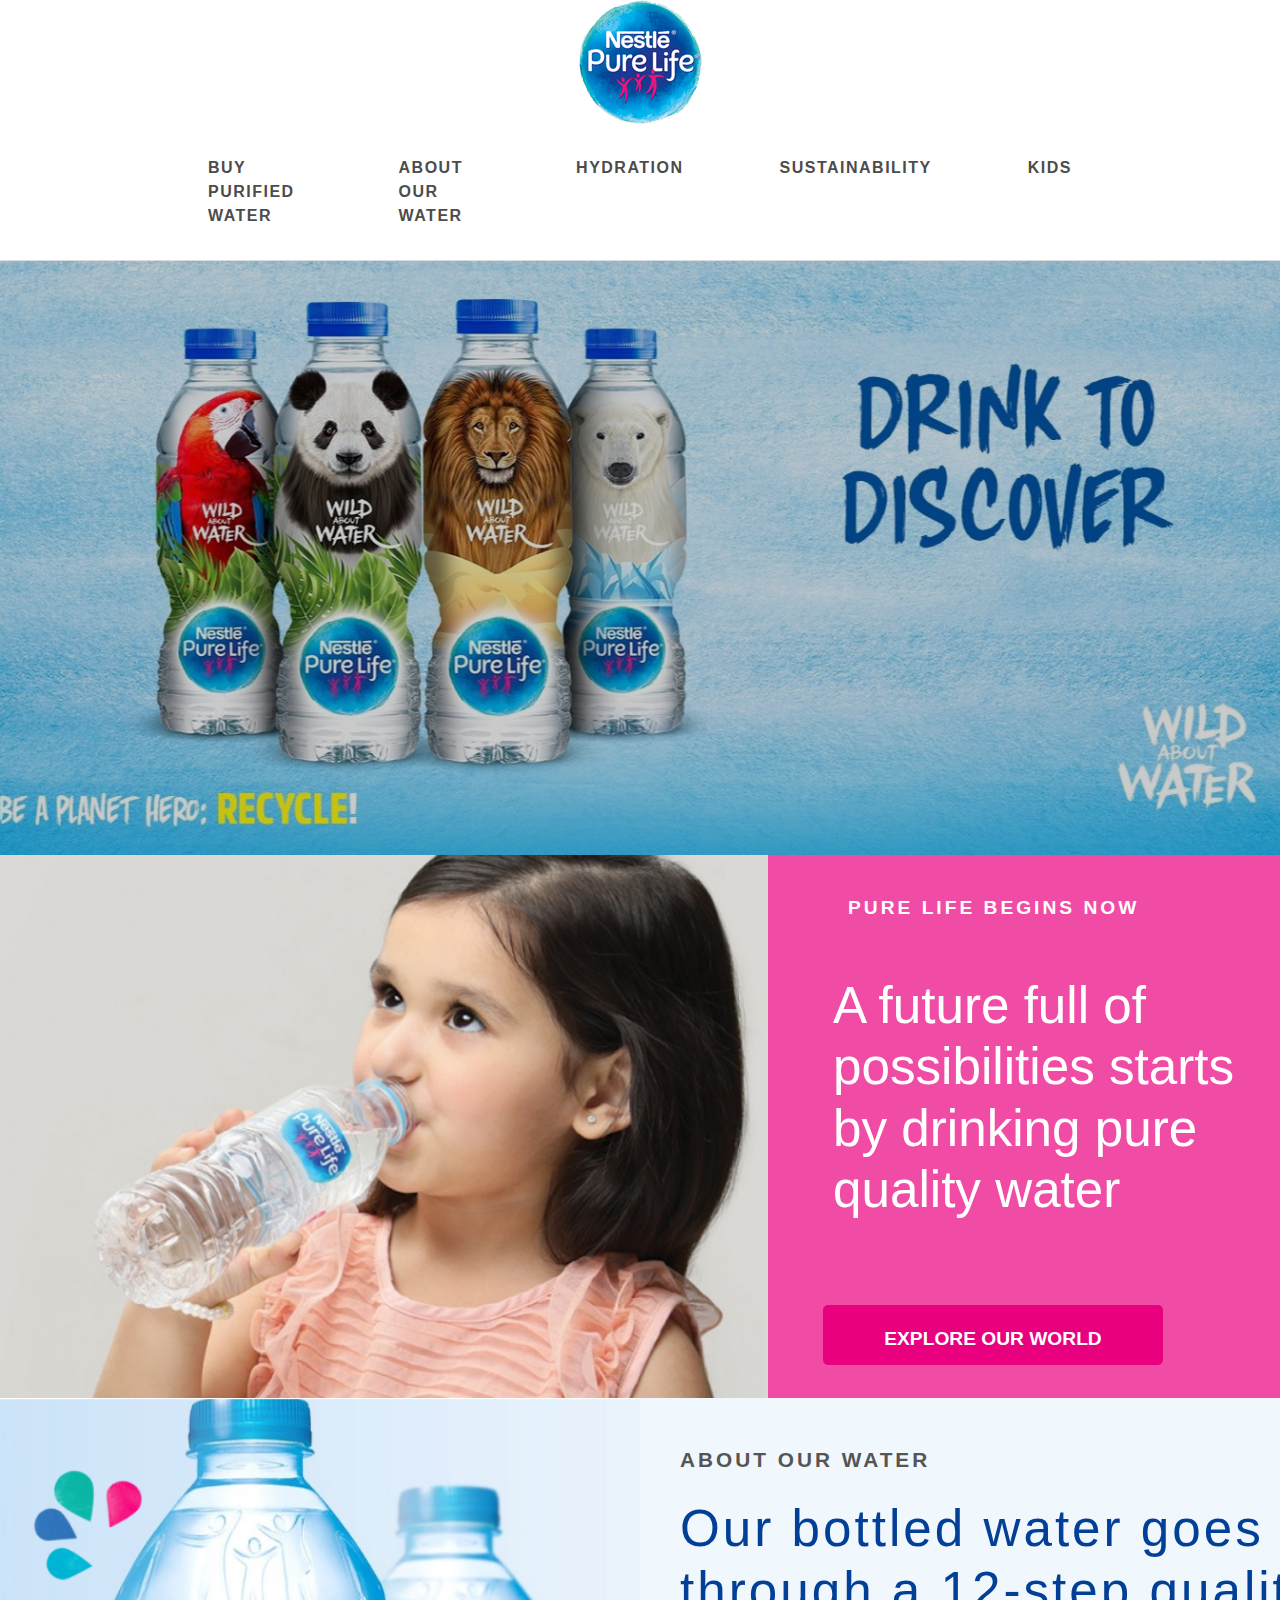
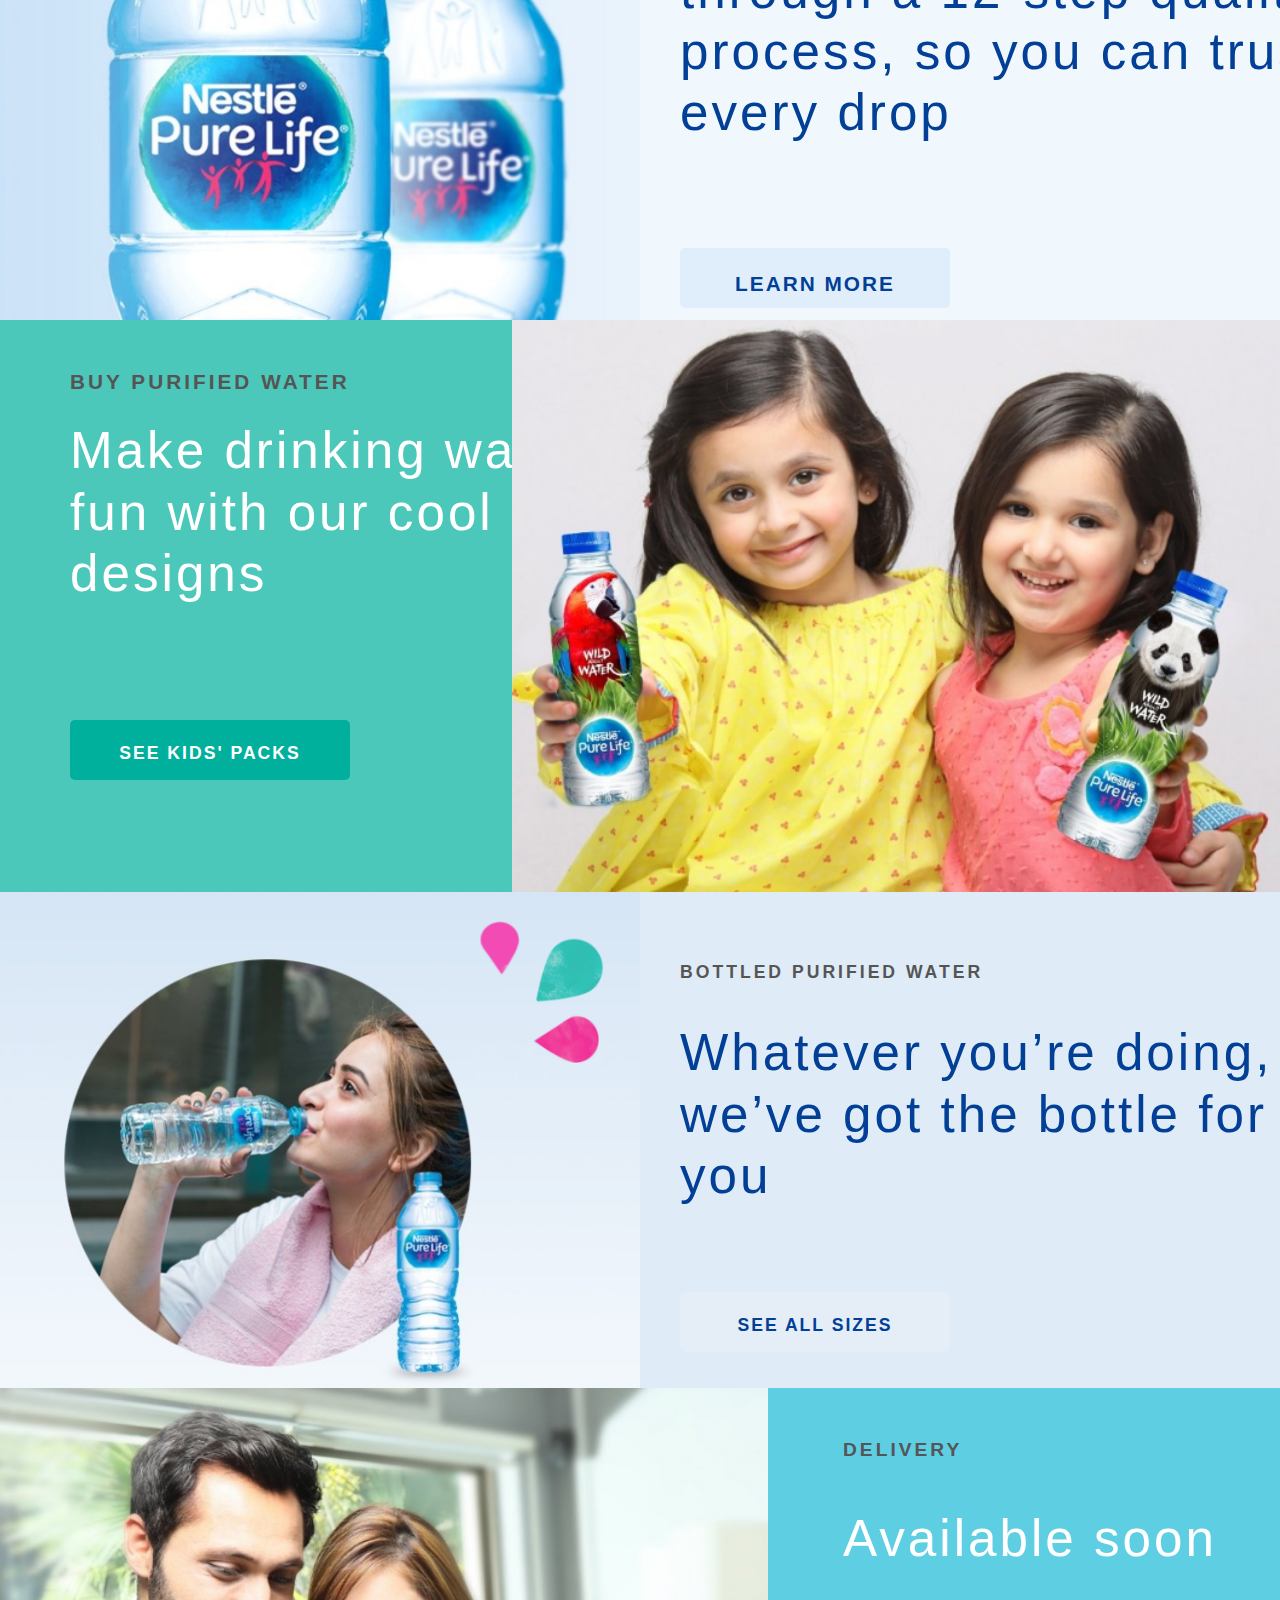
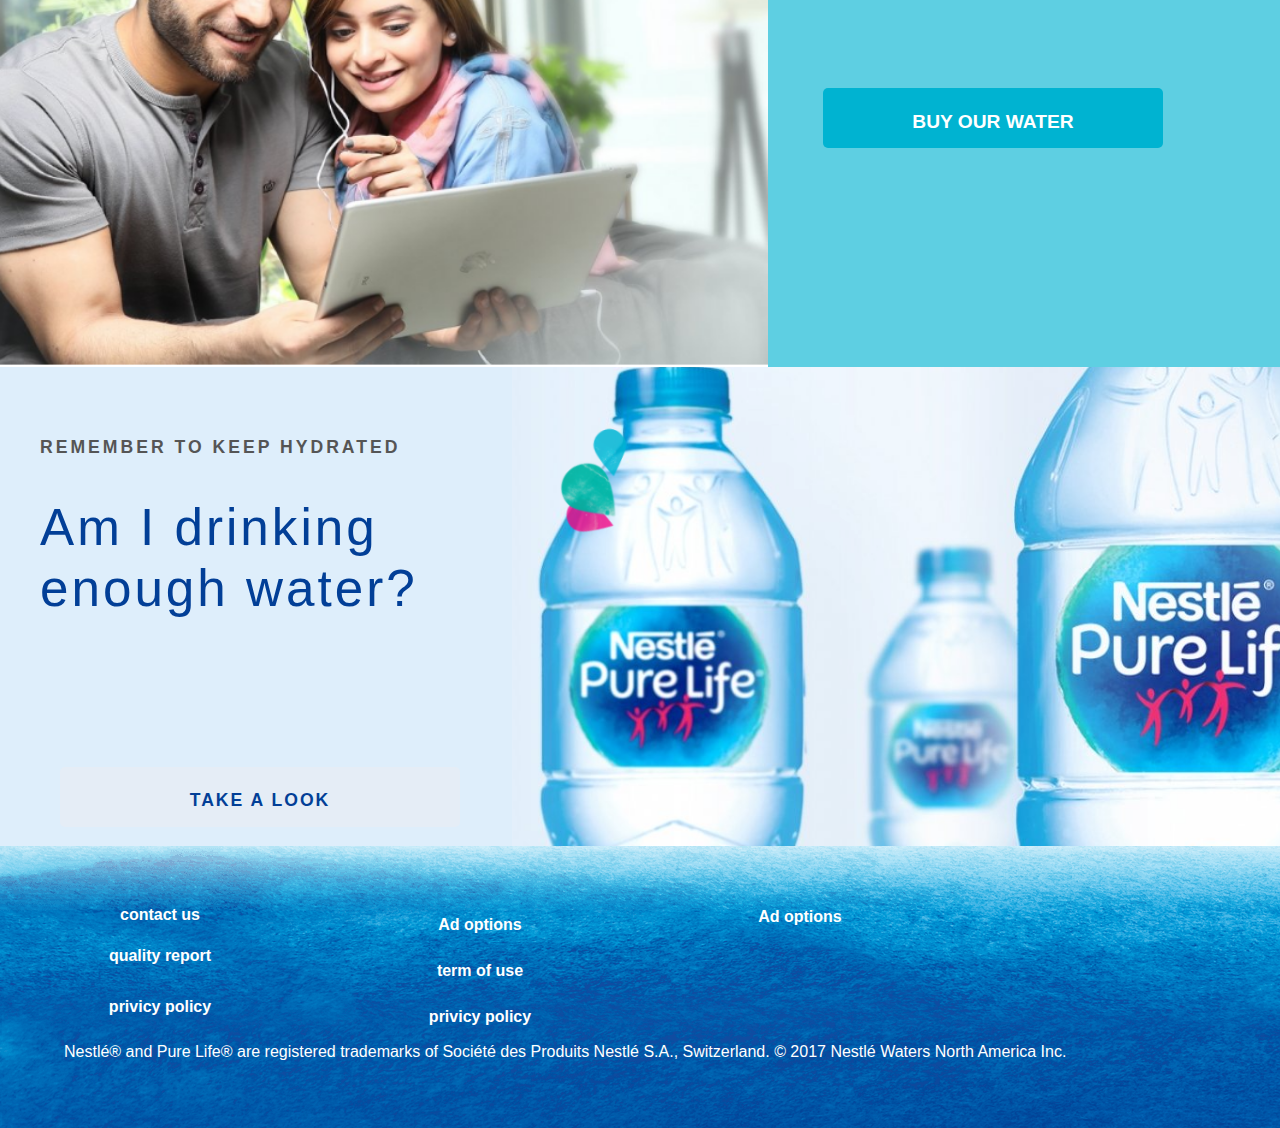
<file: index.html>
<!DOCTYPE html>
<html lang="en">
<head>
    <meta charset="UTF-8">
    <meta http-equiv="X-UA-Compatible" content="IE=edge">
    <meta name="viewport" content="width=device-width, initial-scale=1.0">
    <title>Nestle Pure Life Pakistan | Home Page</title>
    <!-- Bootstrap-->
    <link rel="stylesheet" href="https://stackpath.bootstrapcdn.com/bootstrap/4.3.1/css/bootstrap.min.css" integrity="sha384-ggOyR0iXCbMQv3Xipma34MD+dH/1fQ784/j6cY/iJTQUOhcWr7x9JvoRxT2MZw1T" crossorigin="anonymous">
    <!-- CSS Stylesheet-->
    <link rel="stylesheet" href="main.css">
    <!-- Google Fonts-->

</head>
<body>
<!--Header Section-->    
<header>
    <img src="imgs/logo.png" alt="Logo">
</header>
<!--NavBar Section-->
<nav class="navbar navbar-expand-lg navbar-light">
           
    <button class="navbar-toggler" type="button" data-toggle="collapse" data-target="#navbarSupportedContent" aria-controls="navbarSupportedContent" aria-expanded="false" aria-label="Toggle navigation">
      <span class="navbar-toggler-icon"></span>
    </button>
  
    <div class="collapse navbar-collapse" id="navbarSupportedContent">
      <ul class="navbar-nav mx-auto">
        <li class="nav-item active">
          <a class="nav-link" href="#"> BUY PURIFIED WATER <!--<span class="sr-only">(current)</span>--></a>
        </li>
        <li class="nav-item active">
          <a class="nav-link" href="#"> ABOUT OUR WATER</a>
        </li>
        <li class="nav-item active">
            <a class="nav-link" href="#"> HYDRATION </a>
          </li>
          <li class="nav-item active">
            <a class="nav-link" href="#"> SUSTAINABILITY</a>
          </li>
          <li class="nav-item active">
            <a class="nav-link" href="#"> KIDS</a>
          </li>
      </ul>
    </div>
  </nav>

  <!--Discover Section-->
<section class="discover">
  <div class="discover-img">
    <img src="imgs/discover.PNG" width=100%>
  </div>
</section> 

  <!-- Pure Life Section-->  
  <section class="pure-life">
    <div class="pure-img">
      <img src="imgs/image.png" width= 100%>
    </div>
    <div class="pure-text">
      <h6>PURE LIFE BEGINS NOW</h6>
      <h3>A future full of possibilities starts by drinking pure quality water</h3>
      <a href="#">EXPLORE OUR WORLD</a>
    </div>
  </section> 

<!-- About Water Section-->  
<section class="about-water">
  <div class="about-img">
    <img src="imgs/image1.png" width= 100%>
  </div>
  <div class="about-text">
    <h6>ABOUT OUR WATER</h6>
    <h3>Our bottled water goes through a 12-step quality process, so you can trust every drop</h3>
    <a href="#">LEARN MORE</a>
  </div>
</section>

<!-- Purified Water Section-->  
<section class="purified-water">
  <div class="purified-text">
    <h6>BUY PURIFIED WATER</h6>
    <h3>Make drinking water fun with our cool designs</h3>
    <a href="#">SEE KIDS' PACKS</a>
  </div>
  <div class="purified-img">
    <img src="imgs/girls.png" width=100%>
  </div>
</section>

<!-- Bottled Water Section-->  
<section class="bottled-water">
  <div class="bottled-img">
    <img src="imgs/girl1.PNG" width= 100%>
  </div>
  <div class="bottled-text">
    <h6>BOTTLED PURIFIED WATER</h6>
    <h3>Whatever you’re doing, we’ve got the bottle for you</h3>
    <a href="#">SEE ALL SIZES</a>
  </div>
</section>

<!-- Delivery Section-->  
<section class="delivery">
  <div class="delivery-img">
    <img src="imgs/boygirl.png" width= 100%>
  </div>
  <div class="delivery-text">
    <h6>DELIVERY</h6>
    <h3>Available soon</h3>
    <a href="#">BUY OUR WATER</a>
  </div>
</section>

<!-- Hydrated Section-->  
<section class="hydrated">
  <div class="hydrated-text">
    <h6>REMEMBER TO KEEP HYDRATED</h6>
    <h3>Am I drinking enough water?</h3>
    <a href="#">TAKE A LOOK</a>
  </div>
  <div class="hydrated-img">
    <img src="imgs/bottle.PNG" width=100%>
  </div>
</section>

<!-- Footer Section-->
<section class="footer ">
  <div class="row align-items-right my-5 mx-auto ">

          <div class="one col-lg-3 col-md-3 col-12  ">

              <button type="button" class="btn btn-link" style="color: white;"><h6><b>contact us</b></h6></button>
              <button type="button" class="btn btn-link" style="color: white;"><h6><b>quality report</b></h6></button>
              <button type="button" class="btn btn-link" style="color: white;"><h6></h6><b>privicy policy</b></h6></button>
              
          </div>

          <div class="one col-lg-3 col-md-3 col-12"  >
             
         
              <button type="button" class="btn btn-link" style="color: white;"><h6></h6><b>Ad options</b></h6></button>
              <button type="button" class="btn btn-link" style="color: white;"><h6></h6><b>term of use</b></h6></button>
              <button type="button" class="btn btn-link" style="color: white;"><h6></h6><b>privicy policy</b></h6></button>
              
          </div>

          <div class="one col-lg-3 col-md-3 col-12 ">
            
          
              <button  class="btn btn-link" style="color: white;"></h6><b>Ad options</b></h6></button>
              <button type="button" class="btn btn-link" style="color: white;"><i class="fab fa-facebook-f"></i></button>  <br><button type="button" class="btn btn-link" style="color: white;"><i class="fab fa-twitter"></i>  </a>  </button>
              <br>  
          
          </div>
          <p style="margin-left: 5%;";">Nestlé® and Pure Life® are registered trademarks of Société des Produits Nestlé S.A., Switzerland. © 2017 Nestlé Waters North America Inc.</p>     
          
        


</section>


    <script src="https://code.jquery.com/jquery-3.3.1.slim.min.js" integrity="sha384-q8i/X+965DzO0rT7abK41JStQIAqVgRVzpbzo5smXKp4YfRvH+8abtTE1Pi6jizo" crossorigin="anonymous"></script>
    <script src="https://cdnjs.cloudflare.com/ajax/libs/popper.js/1.14.7/umd/popper.min.js" integrity="sha384-UO2eT0CpHqdSJQ6hJty5KVphtPhzWj9WO1clHTMGa3JDZwrnQq4sF86dIHNDz0W1" crossorigin="anonymous"></script>
    <script src="https://stackpath.bootstrapcdn.com/bootstrap/4.3.1/js/bootstrap.min.js" integrity="sha384-JjSmVgyd0p3pXB1rRibZUAYoIIy6OrQ6VrjIEaFf/nJGzIxFDsf4x0xIM+B07jRM" crossorigin="anonymous"></script>
</body>
</html>
</file>
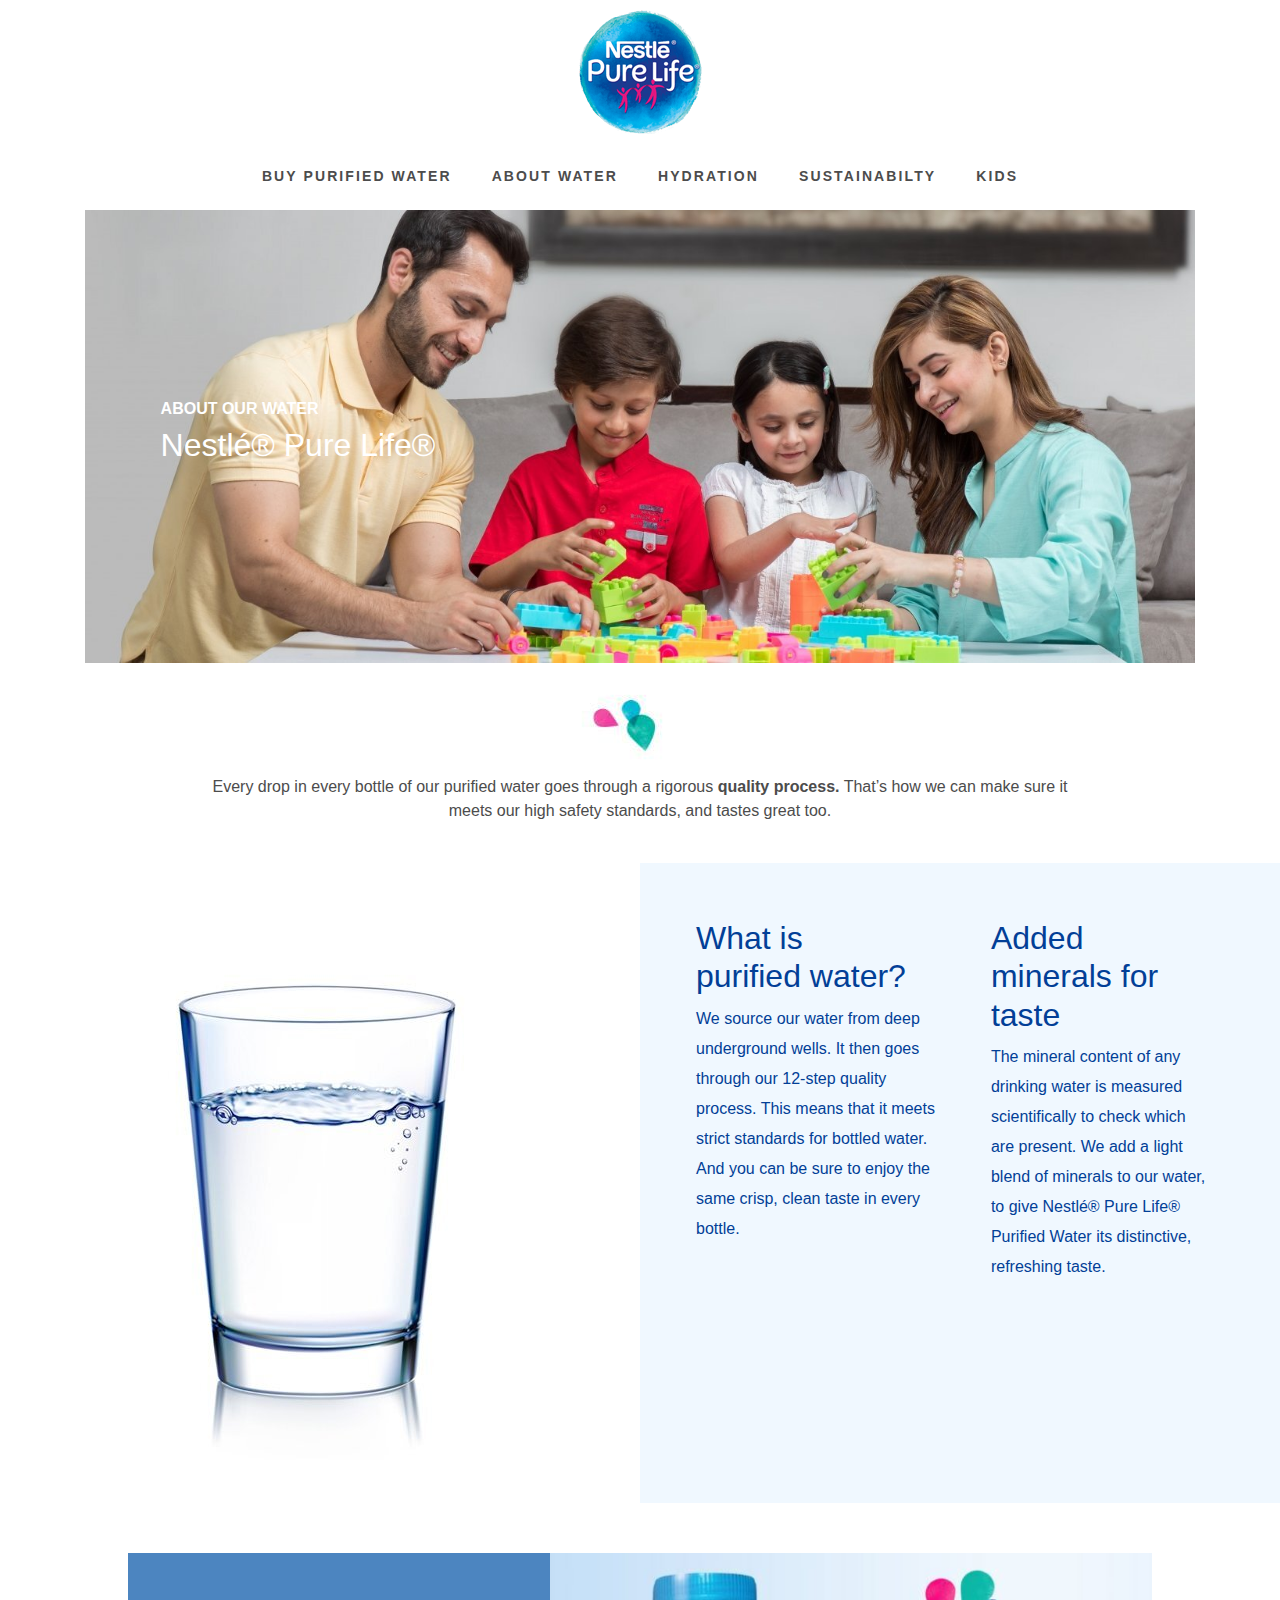
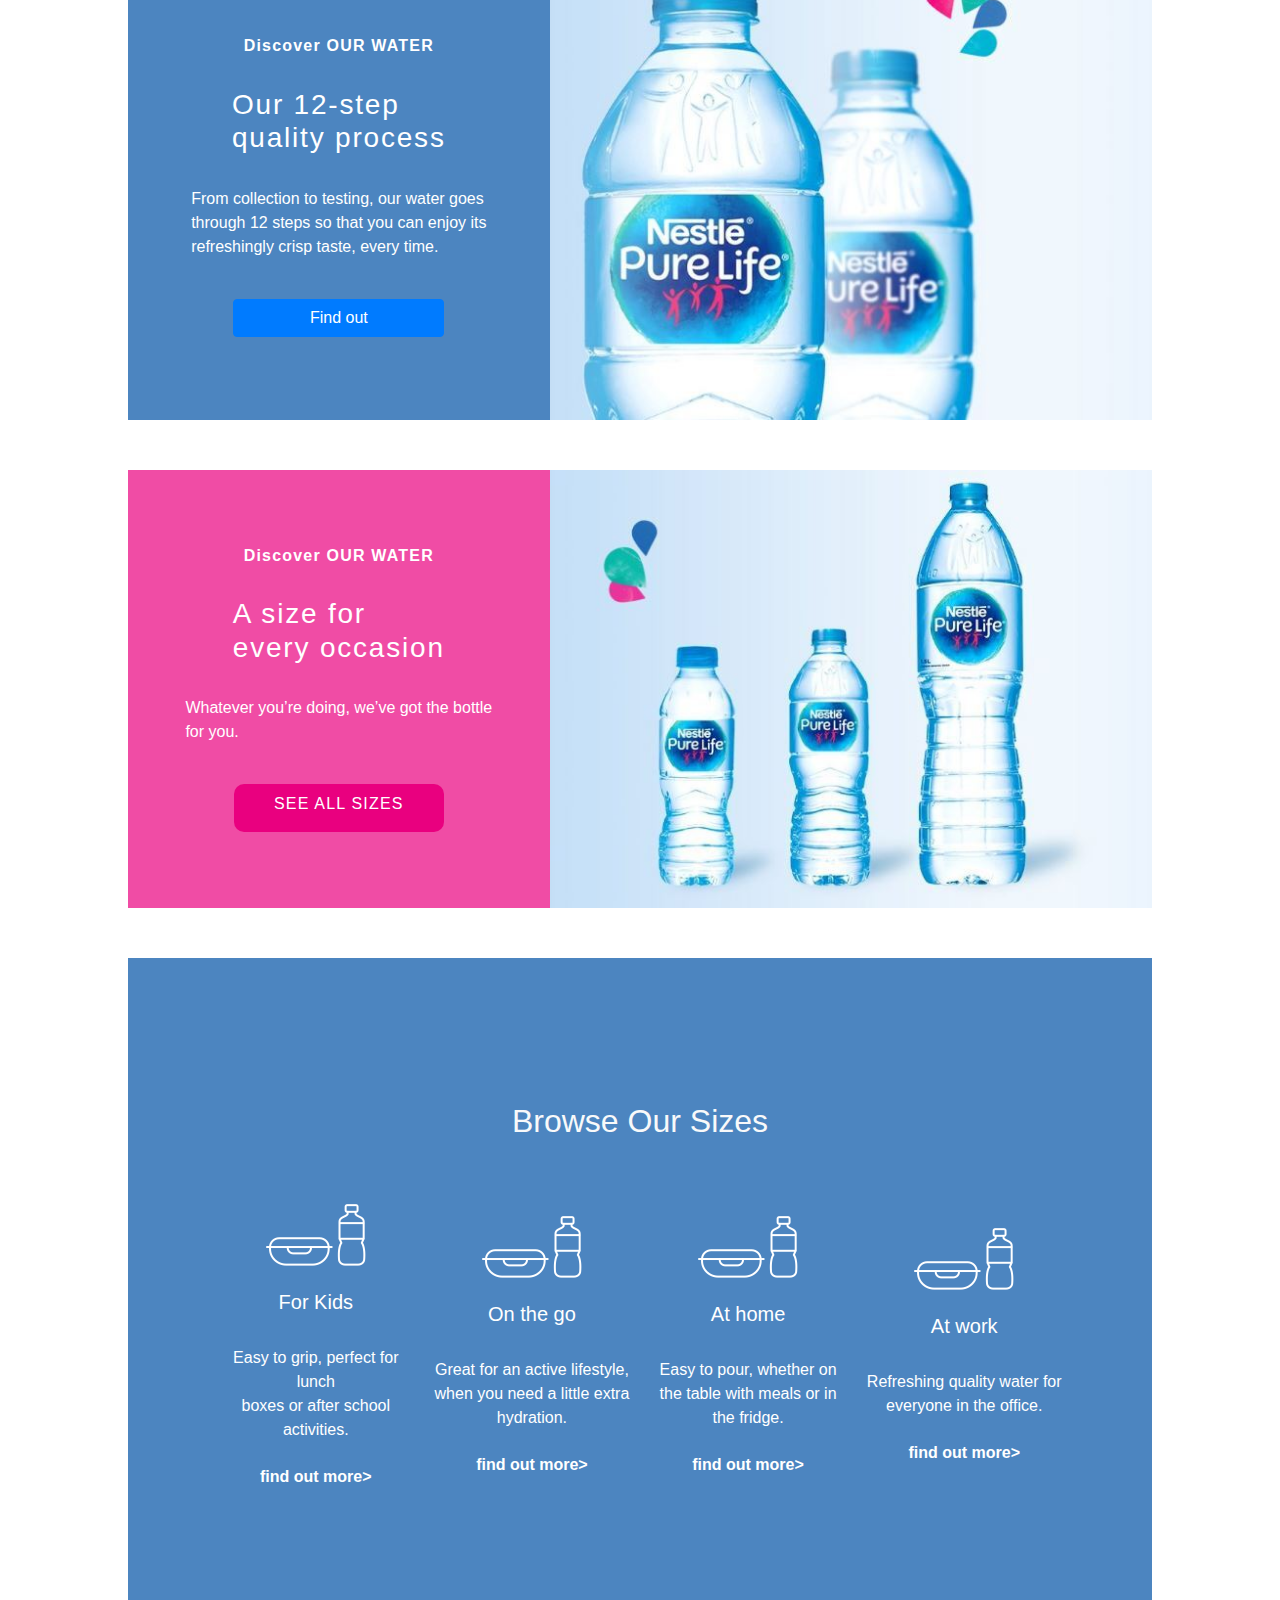
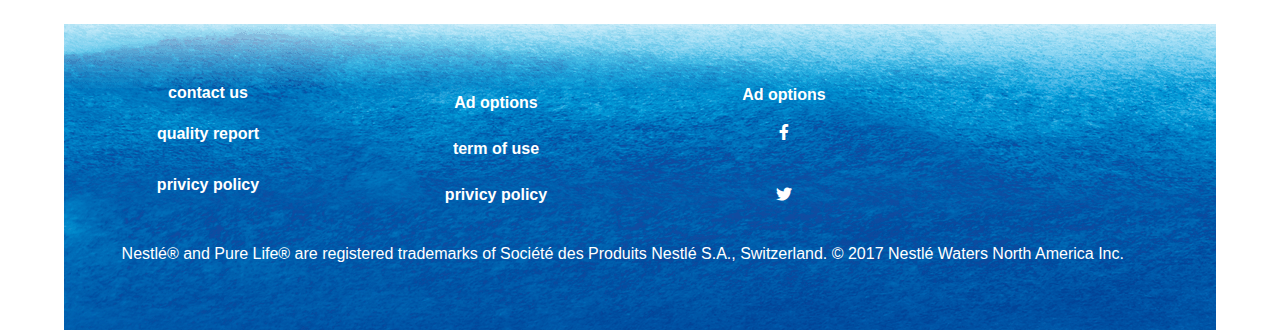
<file: Nestle replica/index.html>
<!DOCTYPE html>
<html lang="en">
<head>
    <meta charset="UTF-8">
    <meta http-equiv="X-UA-Compatible" content="IE=edge">
    <meta name="viewport" content="width=device-width, initial-scale=1.0">
    <title>Nestle Pure Life Pakistan | Home Page</title>
    <!-- Bootstrap-->
    <link rel="stylesheet" href="https://stackpath.bootstrapcdn.com/bootstrap/4.3.1/css/bootstrap.min.css" integrity="sha384-ggOyR0iXCbMQv3Xipma34MD+dH/1fQ784/j6cY/iJTQUOhcWr7x9JvoRxT2MZw1T" crossorigin="anonymous">
    <!-- CSS Stylesheet-->
    <link rel="stylesheet"  href="style.css">
    <!-- Google Fonts-->
 <link rel="stylesheet" href="https://cdnjs.cloudflare.com/ajax/libs/font-awesome/5.15.3/css/all.min.css"  >

</head>

<body>
    <!--Header Section-->    
<header href="https://www.nestlepurelife.com/pk/" >
    <img   src="logo.png" alt="Logo">
</header>
<!-- navbar -->

<div class="navbar">


    <ul>
        <li><a href="#">BUY Purified water</a></li>
        <li><a href="#">About water</a></li>
        <li><a href="#">Hydration</a></li>
        <li><a href="#">Sustainabilty</a></li>
        <li><a href="#">Kids</a></li>
      </ul>
</div>

<!-- about -->
<div class="container">

    <img src="about.jpg" alt="about" style="width:100%;">
    
    <div class="text">
    <h6><b>ABOUT OUR WATER</b>  </h6> 
    <h2>Nestlé® Pure Life®    </h2>
    </div>
</div>



<!-- color img -->


<div class="color-img">


    <img src="colorimg.JPG" alt="Logo">
</div>
<!-- paragraph -->
<div class="paragraph">
    <p>Every drop in every bottle of our purified water goes through a rigorous <b>quality process.</b>  That’s how we can make sure it<br> meets our high safety standards, and tastes great too.</p>
</div>


<br>

<!-- glass one -->

<div class="glass-one">

    <!-- two -->
    <div class="glass-two ">
        <img src="Glass.jpg" alt="glass">
    </div>

    <!-- section right -->

    <div class="section-right">

        <!-- content left -->

        <div class="content-left">
            <h2>What is <br> purified water?</h2>
            <p>We source our water from deep 
    <br>underground wells. It then goes 
            <br>through our 12-step quality 
    <br>process. This means that it meets 
            <br>strict standards for bottled water. 
                <br>And you can be sure to enjoy the
                <br> same crisp, clean taste in every
                <br> bottle.</p>
        </div>

        <!-- content right -->

        <div class="content-right">
            <h2>Added <br> minerals for <br> taste</h2>
            <p>The mineral content of any 
               
            
        <br>drinking water is measured 
                <br>scientifically to check which 
     <br>are present. We add a light 
                <br>blend of minerals to our water,
    <br> to give Nestlé® Pure Life®
                <br> Purified Water its distinctive,
     <br> refreshing taste.</p>
        </div>
    </div>
</div>
</div>
<!-- Pure Life Section-->  
<section class="pure-life">
   
    <div class="pure-text">
      <h6><strong>Discover OUR WATER</strong> 
    </h6>
    <br>
      <h3>Our 12-step <br>quality process   </h3>
      <br>
      <p>From collection to testing, our water goes<br> through 12 steps so that you can enjoy its<br> refreshingly crisp taste, every time.
    </p>
    <br>
    <button type="button" class="btn btn-primary" style="width: 50%;">Find out</button>
    </div>
    <div class="pure-img">
        <img src="discoverwater.JPG" width= 100%>
      </div>
  </section>


<!-- occasion Section-->  
<section class="occasion">
   
    <div class="occasion-text">
      <h6><strong>Discover OUR WATER</strong> 
    </h6>
    <br>
      <h3>A size for<br>every occasion  </h3>
      <br>
      <p>Whatever you’re doing, we’ve got the bottle<br> for you.
    </p>
    <br>
    <a class="button " href=""><h6>see all sizes</h6></a>
    </div>
    <div class="pure-img">
        <img src="occasion.JPG" width= 100%>
      </div>
  </section>




  <section class="service py-5" style="background-color:#4C85C0;">
    <div class="col  align-items-right my-5">

        <div class="heading text-center py-5 font-weight-bold text-light">
            <h2>Browse Our Sizes</h2>
        </div>

        <div class="row mx-auto justify-content-center align-items-center text-center container">

            <div class="one col-lg-3 col-md-3 col-12 w-20 ">
                <img class="img-fluid w-50" src="one.png">
                <br>
                <h5 class="">For Kids</h5><br>
                <p>Easy to grip, perfect for lunch<br> boxes or after school activities.</p>
                    <button type="button" class="btn btn-link" style="color: white;"><b>find out more></b></button>
                
            </div>

            <div class="one col-lg-3 col-md-3 col-12 w-20 " >
                <img class="img-fluid w-50 " src="one.png">
                <br>
                <h5 class="">On the go</h5><br>
                <p>Great for an active lifestyle, when you need a little extra hydration.</p>
                <button type="button" class="btn btn-link" style="color: white;"><b>find out more></b></button>
            </div>

            <div class="one col-lg-3 col-md-3 col-12 w-20 ">
                <img class="img-fluid w-50  " src="one.png">
                <br>
                <h5 class="">At home</h5><br>
                <p>Easy to pour, whether on the table with meals or in the fridge.</p>
                <button type="button" class="btn btn-link" style="color: white;"><b>find out more></b></button>
            </div>
            <div class="one col-lg-3 col-md-3 col-12 w-20 ">
                <img class="img-fluid w-50 " src="one.png" >
               <br>
                <h5 class="">At work</h5><br>
                <p>Refreshing quality water for<br> everyone in the office.</p>
                <button type="button" class="btn btn-link" style="color: white;"><b>find out more></b></button>
            </div>

        </div>
        


    </div>
</section>
 <br>
<section class="footer ">
    <div class="row align-items-right my-5 mx-auto ">

            <div class="one col-lg-3 col-md-3 col-12  ">

                <button type="button" class="btn btn-link" style="color: white;"><h6><b>contact us</b></h6></button>
                <button type="button" class="btn btn-link" style="color: white;"><h6><b>quality report</b></h6></button>
                <button type="button" class="btn btn-link" style="color: white;"><h6></h6><b>privicy policy</b></h6></button>
                
            </div>

            <div class="one col-lg-3 col-md-3 col-12"  >
               
           
                <button type="button" class="btn btn-link" style="color: white;"><h6></h6><b>Ad options</b></h6></button>
                <button type="button" class="btn btn-link" style="color: white;"><h6></h6><b>term of use</b></h6></button>
                <button type="button" class="btn btn-link" style="color: white;"><h6></h6><b>privicy policy</b></h6></button>
                
            </div>

            <div class="one col-lg-3 col-md-3 col-12 ">
              
            
                <button  class="btn btn-link" style="color: white;"></h6><b>Ad options</b></h6></button>
                <button type="button" class="btn btn-link" style="color: white;"><i class="fab fa-facebook-f"></i></button>  <br><button type="button" class="btn btn-link" style="color: white;"><i class="fab fa-twitter"></i>  </a>  </button>
                <br>  
            
            </div>
            <p style="margin-left: 5%;";">Nestlé® and Pure Life® are registered trademarks of Société des Produits Nestlé S.A., Switzerland. © 2017 Nestlé Waters North America Inc.</p>     
            
          


</section>


</html>
</body>
</file>
<file: main.css>
header {
    display: flex;
    justify-content: center;
    align-items: center;
}

/* Let's style our navbar */

.navbar {
    padding: 2rem 10rem;
    z-index: 1000;
}

#navbarSupportedContent > ul > li:nth-child(n) > a {
    color: #4c4c4c;
    font-family: Arial, Helvetica, sans-serif;
    font-weight: 700;
    letter-spacing: 1.5px;
    font-size: 1rem;
    padding: 0 3rem;
}

#navbarSupportedContent > ul > li:nth-child(n) > a:hover {
    text-decoration: underline;
}
/* Pure Life Section */

.pure-life {
   display: grid;
   grid-template-columns: 60% 40%;
}
.pure-text {
    background-color: #F04CA5;
    display: grid;
    grid-template-rows: 100px 350px 60px;
    grid-template-columns: 400px 100px;
    padding-left: 25px;
    color: white;
    font-family: Arial, Helvetica, sans-serif;
}

.pure-text h6 { 
    padding: 50px;
    font-size: 1.2rem;
    letter-spacing: 3px;
    font-weight: 600;
    margin-left: 5px;
    line-height: 5px;
}

.pure-text h3 { 
    font-size: 3.2rem;
    font-weight: 500;
    padding: 20px;
    grid-column: 1/3;
    margin-left: 20px;
}

.pure-text a { 
    background-color: #E9007F;
    text-decoration: none;
    text-align: center;
    padding: 20px 20px;
    color: white;
    font-size: 1.2rem;
    font-weight: 700; 
    margin-left: 30px;
    margin-right: 30px;
    border-radius: 5px;
}

.pure-text a:hover {
    background-color: #BB0066;
}

/* About Water Section */

.about-water {
    display: grid;
    grid-template-columns: 50% 50%;
 }
 .about-text {
     background-color: #F0F7FD;
     display: grid;
     grid-template-rows: 100px 350px 60px;
     grid-template-columns: 350px 350px;
     color: #023F97;
     font-family: Arial, Helvetica, sans-serif;
 }
 
 .about-text h6 { 
     color: #555555;
     font-size: 1.3rem;
     font-weight: 600;
     letter-spacing: 3px;
     padding: 20px 10px;
     margin-left: 30px;
     margin-top: 30px;
 }
 
 .about-text h3 { 
     font-size: 3.2rem;
     letter-spacing: 3px;
     font-weight: 100;
     grid-column: 1/3;
     margin-left: 40px;
 }
 
 .about-text a { 
     background-color: #E0EEFB;
     text-decoration: none;
     text-align: center;
     padding: 20px 20px;
     letter-spacing: 2px;
     color: #023F97;
     font-size: 1.3rem; 
     font-weight: 700;
     margin-left: 40px;
     margin-right: 40px;
     border-radius: 5px;
 } 

 .about-text a:hover {
    background-color: #E9007F;
    color: white;
    text-decoration: none;
 }

 /* Purified Water Section */

.purified-water {
    display: grid;
    grid-template-columns: 40% 60%;
 }
 .purified-text {
     background-color: #4CC8BA;
     display: grid;
     grid-template-rows: 100px 300px 60px;
     grid-template-columns: 400px 200px;
     color: white;
     font-family: Arial, Helvetica, sans-serif;
 }
 
 .purified-text h6 { 
     color: #555555;
     font-size: 1.3rem;
     font-weight: 600;
     letter-spacing: 3px;
     padding: 50px 20px;
     margin-left: 50px;
 }
 
 .purified-text h3 { 
     font-size: 3.2rem;
     letter-spacing: 3px;
     font-weight: 500;
     grid-column: 1/3;
     margin-left: 70px;
 }
 
 .purified-text a { 
     background-color: #00B09D;
     text-decoration: none;
     text-align: center;
     padding: 20px 10px;
     letter-spacing: 2px;
     color: white;
     font-size: 1.1rem; 
     font-weight: 700;
     margin-left: 70px;
     margin-right: 50px;
     border-radius: 5px;
 } 

 .purified-text a:hover {
    background-color: #E9007F;
    color: white;
    text-decoration: none;
 }

 /* Bottled Water Section */

.bottled-water {
    display: grid;
    grid-template-columns: 50% 50%;
 }
 .bottled-text {
     background-color: #DFEBF7;
     display: grid;
     grid-template-rows: 100px 300px 60px;
     grid-template-columns: 350px 350px;
     color: #023F97;
     font-family: Arial, Helvetica, sans-serif;
 }
 
 .bottled-text h6 { 
     color: #555555;
     font-size: 1.1rem;
     font-weight: 600;
     letter-spacing: 3px;
     padding: 20px 0px;
     margin-left: 40px;
     margin-top: 50px;
 }
 
 .bottled-text h3 { 
     font-size: 3.2rem;
     letter-spacing: 3px;
     font-weight: 100;
     grid-column: 1/3;
     margin-left: 40px;
     margin-top: 30px;
 }
 
 .bottled-text a { 
     background-color: #E5EDF6;
     text-decoration: none;
     text-align: center;
     padding: 20px 20px;
     letter-spacing: 2px;
     color: #023F97;
     font-size: 1.1rem; 
     font-weight: 700;
     margin-left: 40px;
     margin-right: 40px;
     border-radius: 5px;
 } 

 .bottled-text a:hover {
    background-color: #E9007F;
    color: white;
    text-decoration: none;
 }

 /* Delivery Section */

.delivery {
    display: grid;
    grid-template-columns: 60% 40%;
 }

 .delivery-text {
     background-color: #5ECFE2;
     display: grid;
     grid-template-rows: 100px 200px 60px;
     grid-template-columns: 400px 100px;
     padding-left: 25px;
     color: white;
     font-family: Arial, Helvetica, sans-serif;
 }
 
 .delivery-text h6 { 
     color: #555559;
     padding: 50px;
     font-size: 1.2rem;
     letter-spacing: 3px;
     font-weight: 600;
 }
 
 .delivery-text h3 { 
     font-size: 3.2rem;
     font-weight: 500;
     padding: 20px;
     grid-column: 1/3;
     letter-spacing: 3px;
     margin-left: 30px;
 }
 
 .delivery-text a { 
     background-color: #00B3D1;
     text-decoration: none;
     text-align: center;
     padding: 20px 20px;
     color: white;
     font-size: 1.2rem;
     font-weight: 700; 
     margin-left: 30px;
     margin-right: 30px;
     border-radius: 5px;
 }
 
 .delivery-text a:hover {
     background-color: #E9007F;
 }

 /* Hydrated Section */

.hydrated {
    display: grid;
    grid-template-columns: 40% 60%;
 }
 .hydrated-text {
     background-color: #DEEEFB;
     display: grid;
     grid-template-rows: 100px 300px 60px;
     grid-template-columns: 500px;
     color: #023F97;
     font-family: Arial, Helvetica, sans-serif;
 }
 
 .hydrated-text h6 { 
     color: #555555;
     font-size: 1.1rem;
     font-weight: 600;
     letter-spacing: 3px;
     padding: 20px 0px;
     margin-left: 40px;
     margin-top: 50px;
 }
 
 .hydrated-text h3 { 
     font-size: 3.2rem;
     letter-spacing: 3px;
     font-weight: 100;
     grid-column: 1/3;
     margin-left: 40px;
     margin-top: 30px;
 }
 
 .hydrated-text a { 
     background-color: #E5EDF6;
     text-decoration: none;
     text-align: center;
     padding: 20px 20px;
     letter-spacing: 2px;
     color: #023F97;
     font-size: 1.1rem; 
     font-weight: 700;
     margin-left: 60px;
     margin-right: 40px;
     border-radius: 5px;
 } 

 .hydrated-text a:hover {
    background-color: #E9007F;
    color: white;
    text-decoration: none;
 }

 /* Footer Section */

 .footer{
    width: 100%;
    margin: auto;
    display: grid;
    align-items: flex-start;
    background-image: url(imgs/footerimg.png);
    
  
  }
  
  .footer .one {
   
    display: flex;
    flex-direction: column;
    padding: 0.25rem 0.25rem;
    
    color: white;
  }
  .footer p{
    color: white;
    text-align: center;
  }
  button{
    cursor: pointer;
  }
  .fab{
    color: white;
  width: 20px;
  
  }
</file>
<file: Nestle replica/style.css>
header {
    display: flex;
    justify-content: center;
    align-items: center;
    margin-top: 10px;
}
.navbar {
    margin: 0;
    font: bold 14px/1.4 'Open Sans', arial, sans-serif;
    
  }
  ul { 
    margin: 10px auto 0; 
    padding: 0; 
    list-style: none; 
    display: table;
    width: auto;
    text-align: center;
  }
  li { 
    display: table-cell; 
    position: relative; 
    /* padding: 1px 0; */
    box-sizing: border-box;
  }
  a {
    color: #4c4c4c;
    text-transform: uppercase;
    text-decoration: none;
    letter-spacing: 0.15em;
    
    display: inline-block;
    padding: 15px 20px;
    position: relative;
  }
  a:after {    
    background: none repeat scroll 0 0 transparent;
    bottom: 0;
    content: "";
    /* display: block; */
    height: 4px;
    left: 50%;
    position: absolute;
    background: #E3167F;
    transition: width 0.3s ease 0s, left 0.3s ease 0s;
    width: 0;
  }
  a:hover:after { 
    width: 100%; 
    left: 0; 
  }
  @media screen and (max-height: 300px) {
      ul {
          margin-top: 10px;
      }
  }
  
.about .text h6 {
    color:black;
    font-weight: 500;
    font-size: 1rem;
    letter-spacing: 1.2px;
    
}
.container {
    position: relative;
    text-align:left;
    color: white;
      }
    
      .text{
        position: absolute;
        top: 50%;
        left: 20%;
        transform: translate(-50%, -50%);
 
        
      }





.glass-one
{
    width: 100%;
    display: flex;
    justify-content: space-around;
}

.glass-two
{
    width: 40rem;
    height: 40rem;
}

.glass-two img
{
    width: 100%;
    object-fit: cover;
}

.section-right
{
  background-color: aliceblue;
    color:#023f97;
    text-align: left;
    width: 40rem;
    display: flex;
    
   
}

.content-left
{
    padding-top: 3.5rem;
    padding-left: 3.5rem;
    font-size: 1rem;
    font-weight: 300;
    line-height: 30px;
}

.content-right
{
    padding-top: 3.5rem;
    padding-left: 3.5rem;
    font-size: 1rem;
    font-weight: 300;
    line-height: 30px;
}

   .color-img{
    display: flex;
    justify-content: center;
    align-items: center;
   }
   .paragraph{
       text-align: center;
       color:#4c4c4c;
   }


   .text-center {
    text-align: center;
    color:black;
}

.container {
    margin-inline: auto;
    width: min(90%, 80rem)
}

.service {
  background:#4C85C0;
  width: 80%;
  margin: auto;

}

.service .one {
  background-color:#4C85C0;
  display: flex;
  flex-direction: column;
  padding: 0.50rem 0.50rem;
  justify-content: center;
  align-items: center;
  color: white;
}
button{
  cursor: pointer;
}
/* Pure Life Section */
.pure-life {
  display: flex;
  width: 80%;
  margin: auto;
  margin-top: 50px;
  margin-bottom: 50px;
}
.pure-img {
  width: 1000px;
}
.pure-text {
   width: 700px;
   background-color: #4C85C0;
   display: flex;
   flex-direction: column;
   justify-content: center;
   align-items: center;
   color: white;
   font-family: Arial, Helvetica, sans-serif;
}
.pure-text h6 { 
   text-align: top;
   font-size: 1rem;
 letter-spacing: 1.2px;
}
.pure-text h3 { 
   text-align:left;
   letter-spacing: 1.8px;
   
}
.pure-text a { 
   background-color: #F04CA5;
   text-decoration: none;
   padding: 10px 50px;
   color: white;
   font-size: 1.5rem; 
   
}
/* occasion */
.occasion {
  display: flex;
  width: 80%;
  margin: auto;
  margin-top: 50px;
  margin-bottom: 50px;
}
.occasion-img {
  width: 1000px;
}
.occasion-text {
   width: 700px;
   background-color: #F04CA5;
   display: flex;
   flex-direction: column;
   justify-content: center;
   align-items: center;
   color: white;
   font-family: Arial, Helvetica, sans-serif;
}
.occasion-text h6 { 
   text-align: top;
   font-size: 1rem;
 letter-spacing: 1.2px;
}
.occasion-text h3 { 
   text-align:left;
   letter-spacing: 1.8px;
   
}
.occasion-text a { 
   background-color: #F04CA5;
   text-decoration: none;
   padding: 10px 40px;
   color: white;
   font-size: 1.5rem; 
}
.occasion .button{
  border-radius: 10px;
  color: white;
  background-color: #E9007F;
}
.footer{
  width: 90%;
  margin: auto;
  display: grid;
  align-items: flex-start;
  background-image: url(footerimg.png);
  

}

.footer .one {
 
  display: flex;
  flex-direction: column;
  padding: 0.25rem 0.25rem;
  
  color: white;
}
.footer p{
  color: white;
  text-align: center;
}
button{
  cursor: pointer;
}
.fab{
  color: white;
width: 20px;

}
</file>
